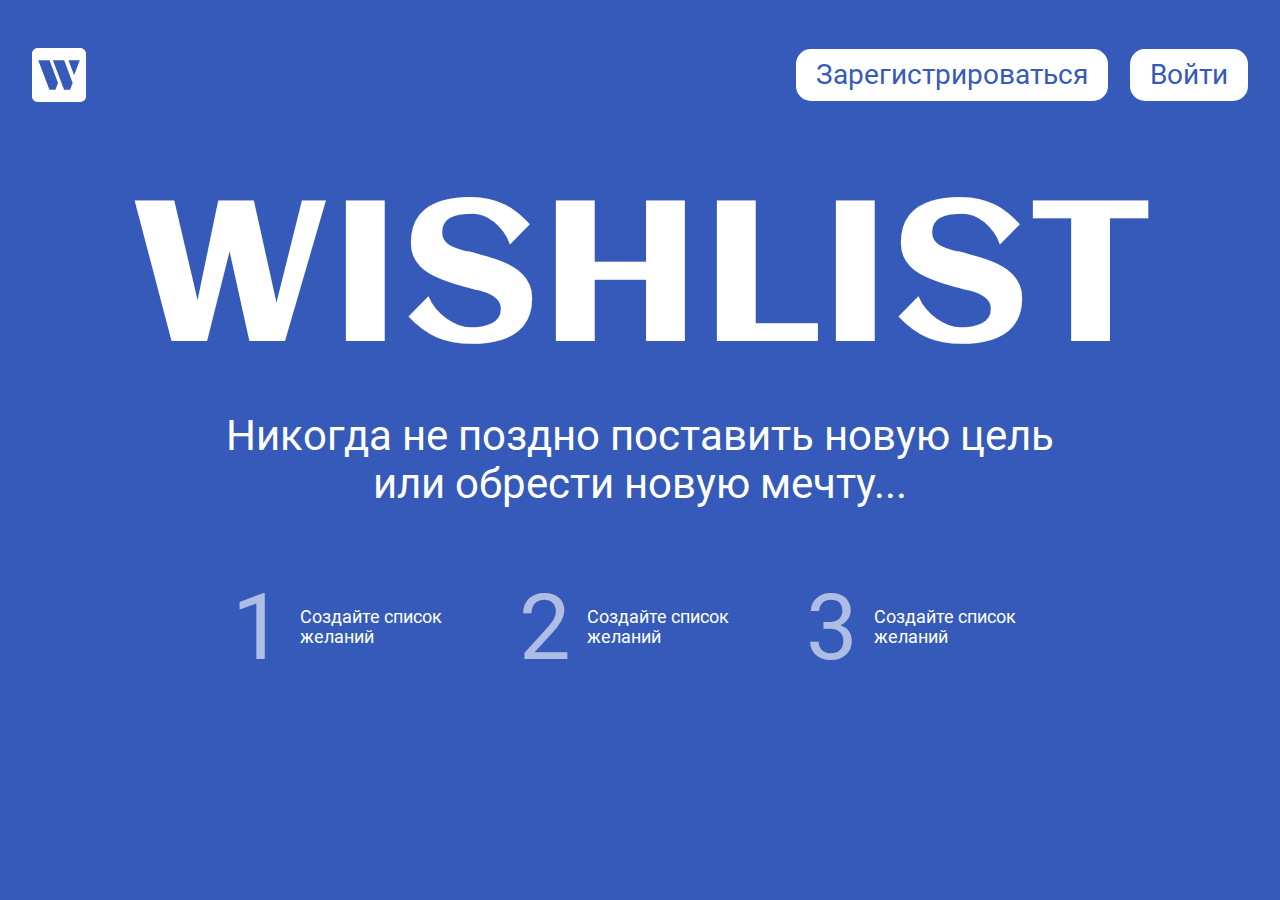
<file: index.html>
<!DOCTYPE html>
<html lang="ru">
  <head>
    <meta charset="UTF-8" />
    <meta http-equiv="X-UA-Compatible" content="IE=edge" />
    <meta name="viewport" content="width=device-width, initial-scale=1.0" />
    <title>WhishList - список моих желаний</title>

    <link rel="stylesheet" href="style/index.css" />

    <script src="scripts/director.min.js" defer></script>
    <script src="scripts/index.js" type="module"></script>
  </head>
  <body class="body">
    <header class="header">
      <div class="container header__container">
        <a href="/"
          ><img
            class="header__logo"
            src="img/logo.svg"
            alt="логотип сервиса wishlist в виде буквы W"
        /></a>
        <nav class="header__nav nav"></nav>
      </div>
    </header>

    <main class="app"></main>
  </body>
</html>
</file>
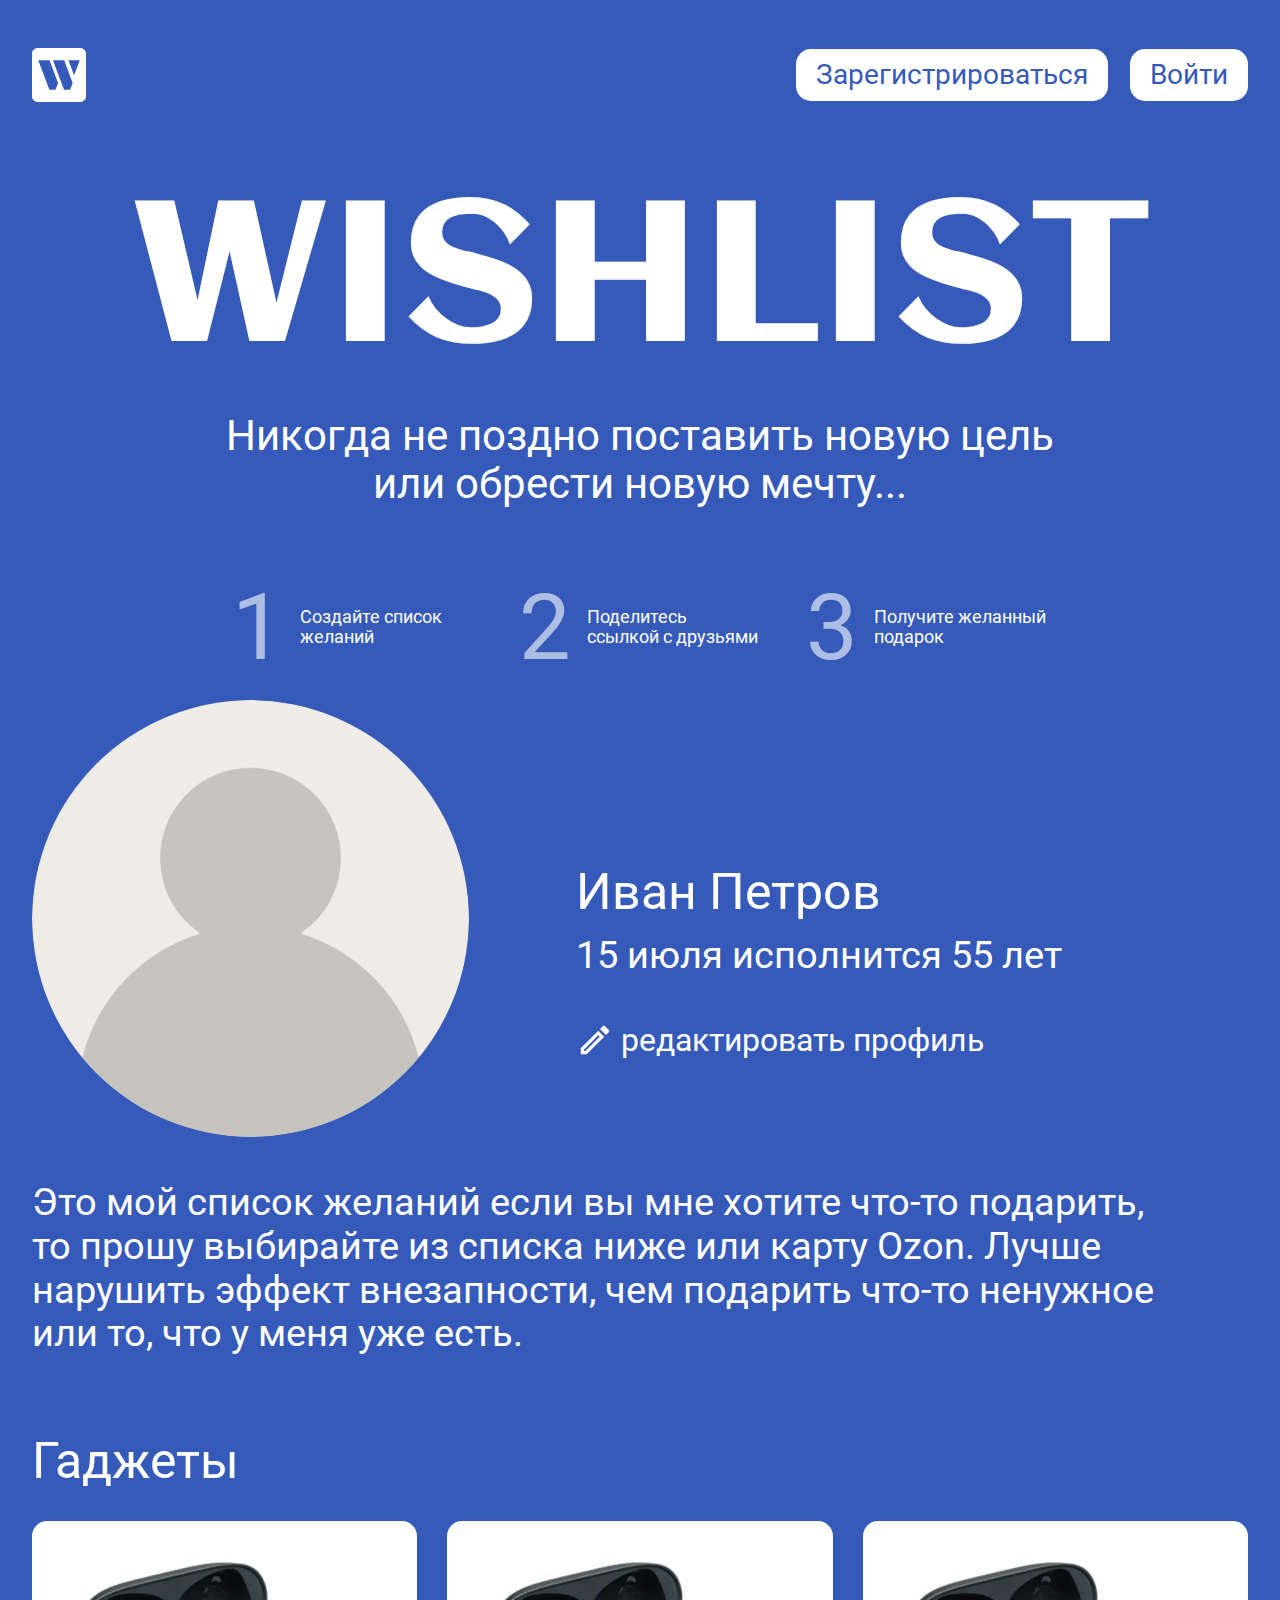
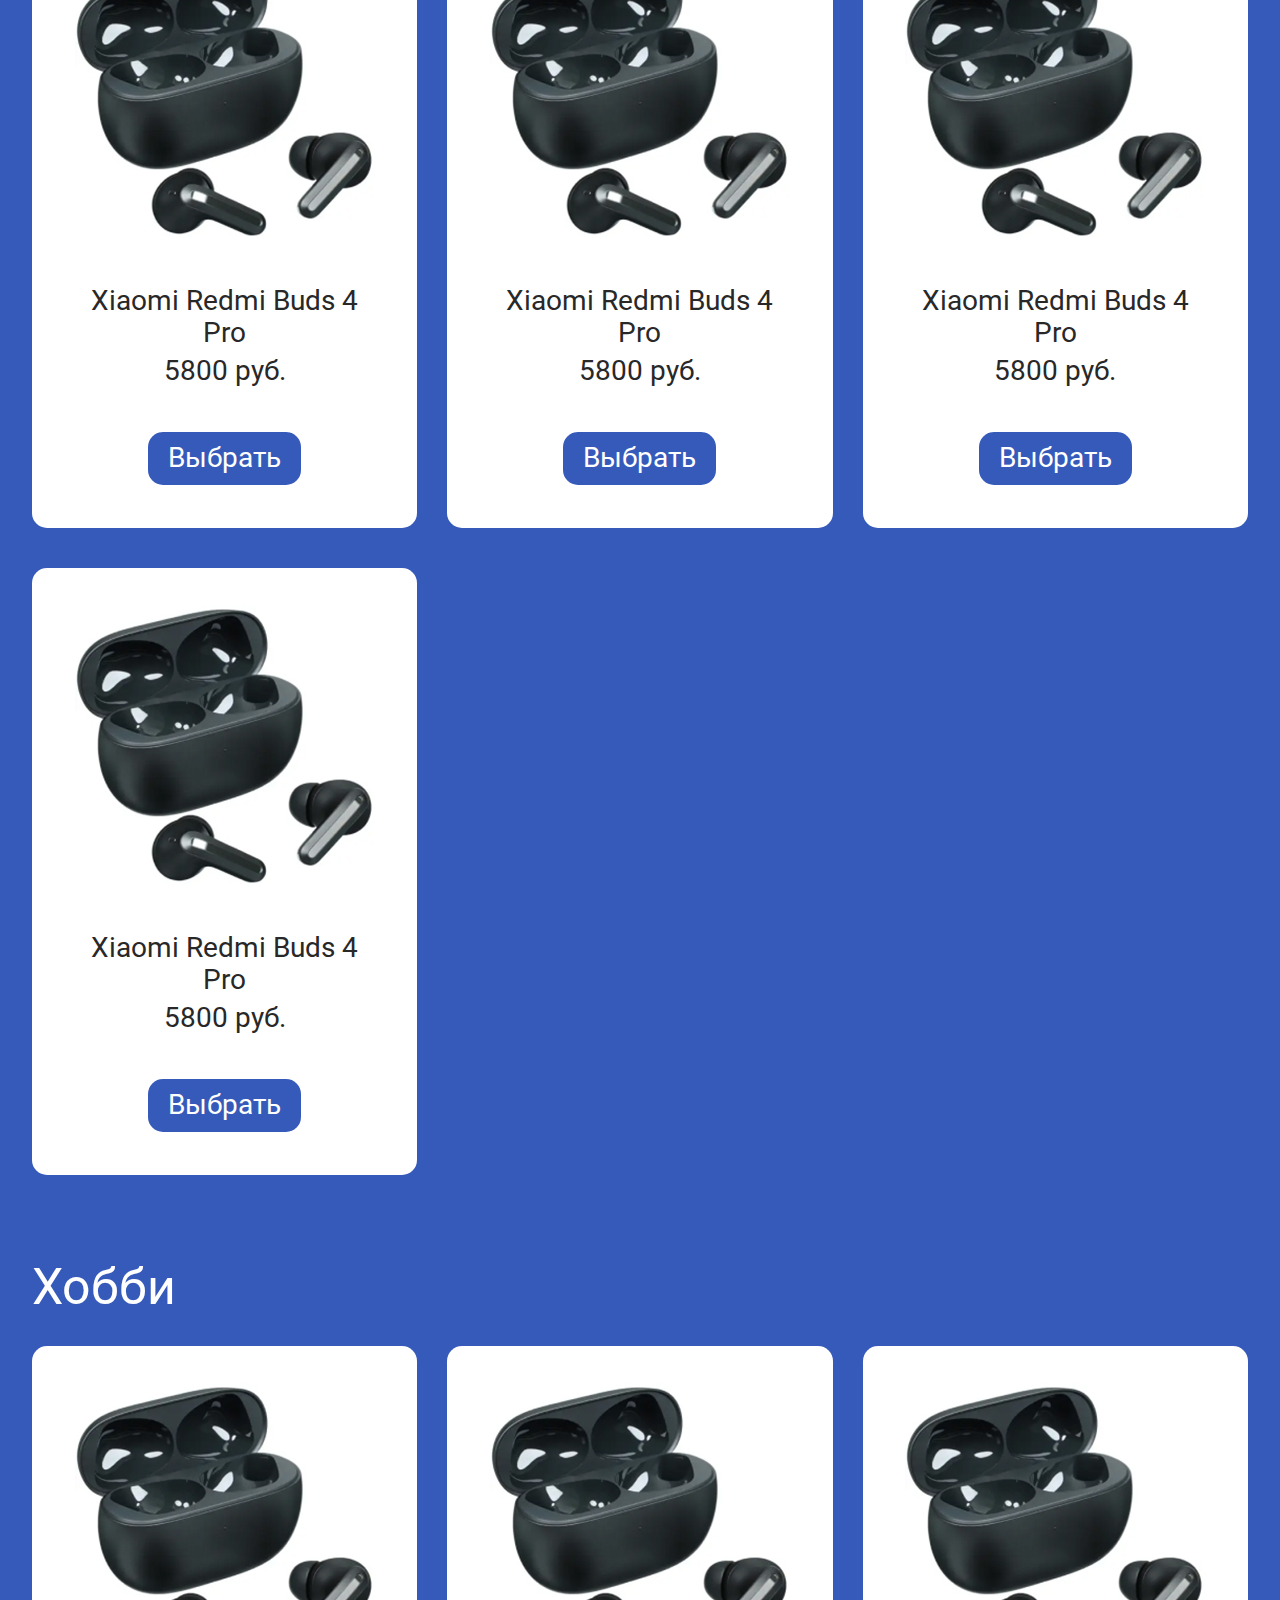
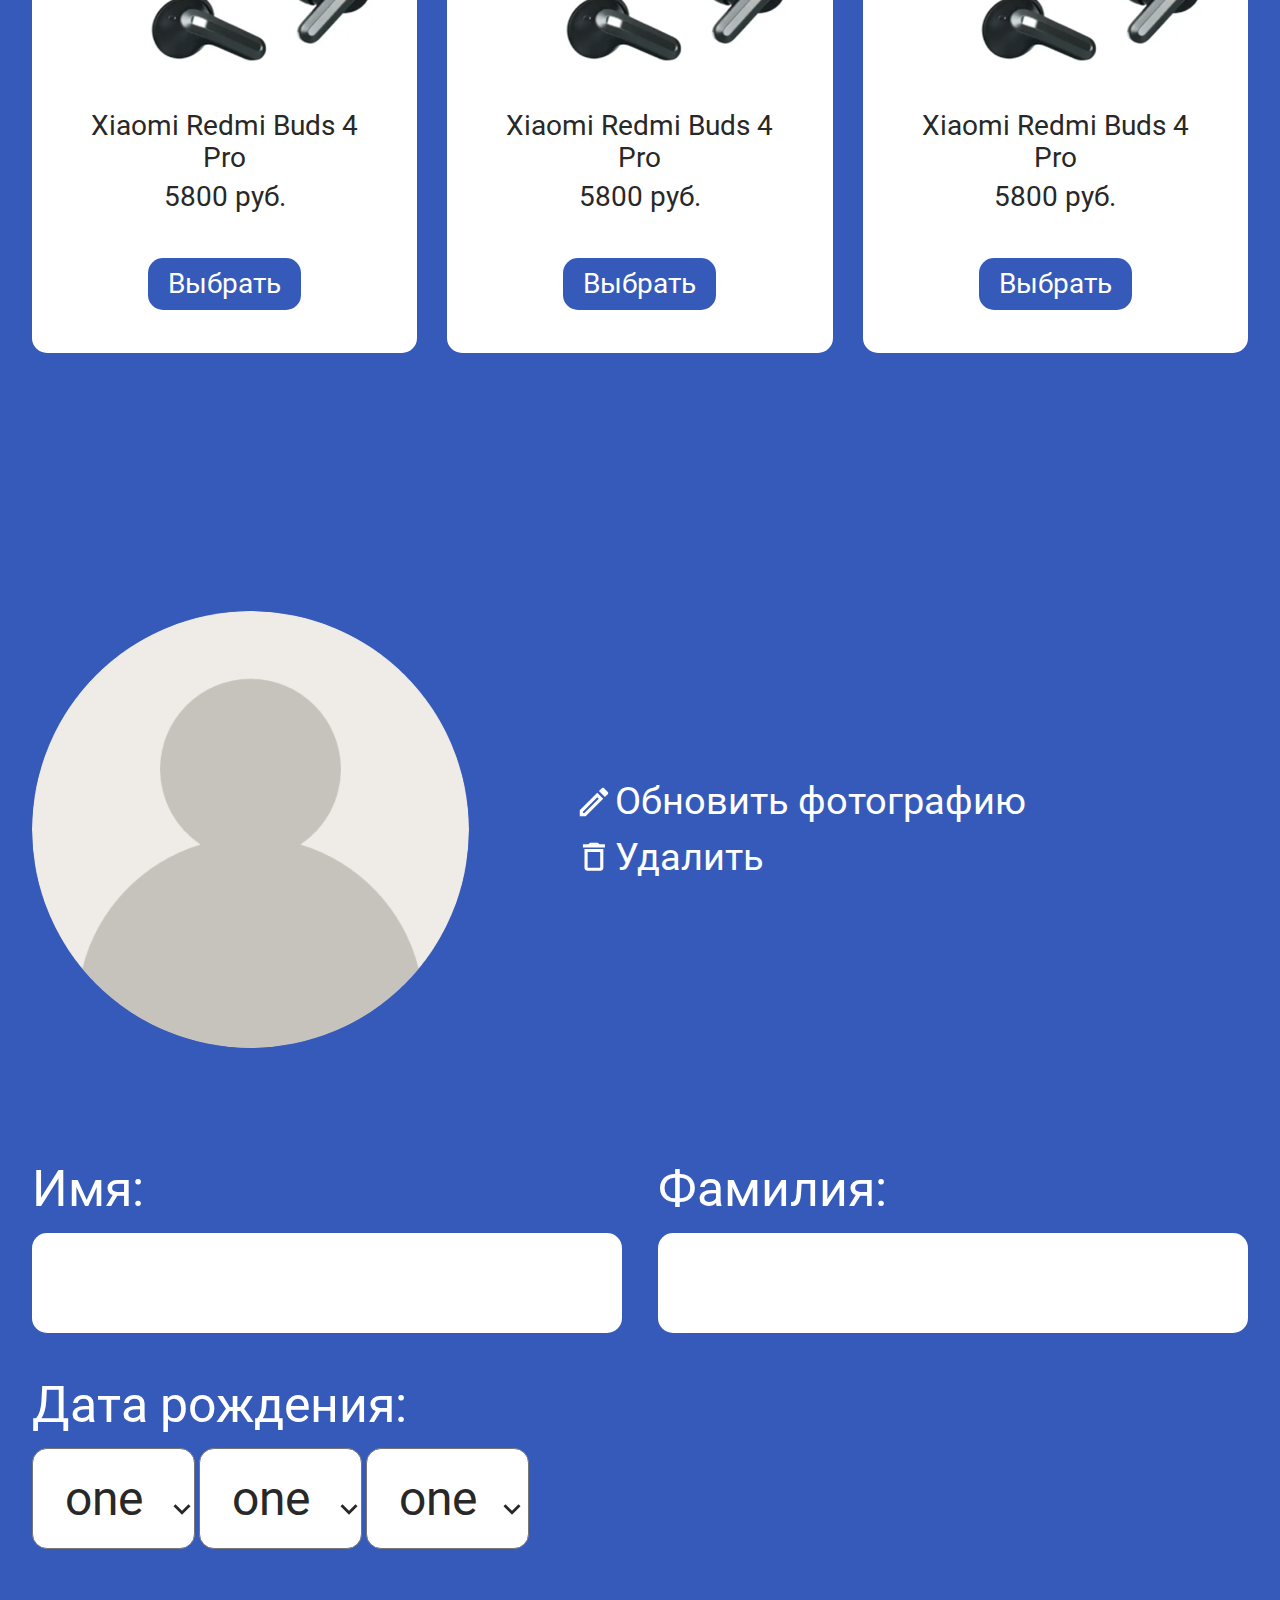
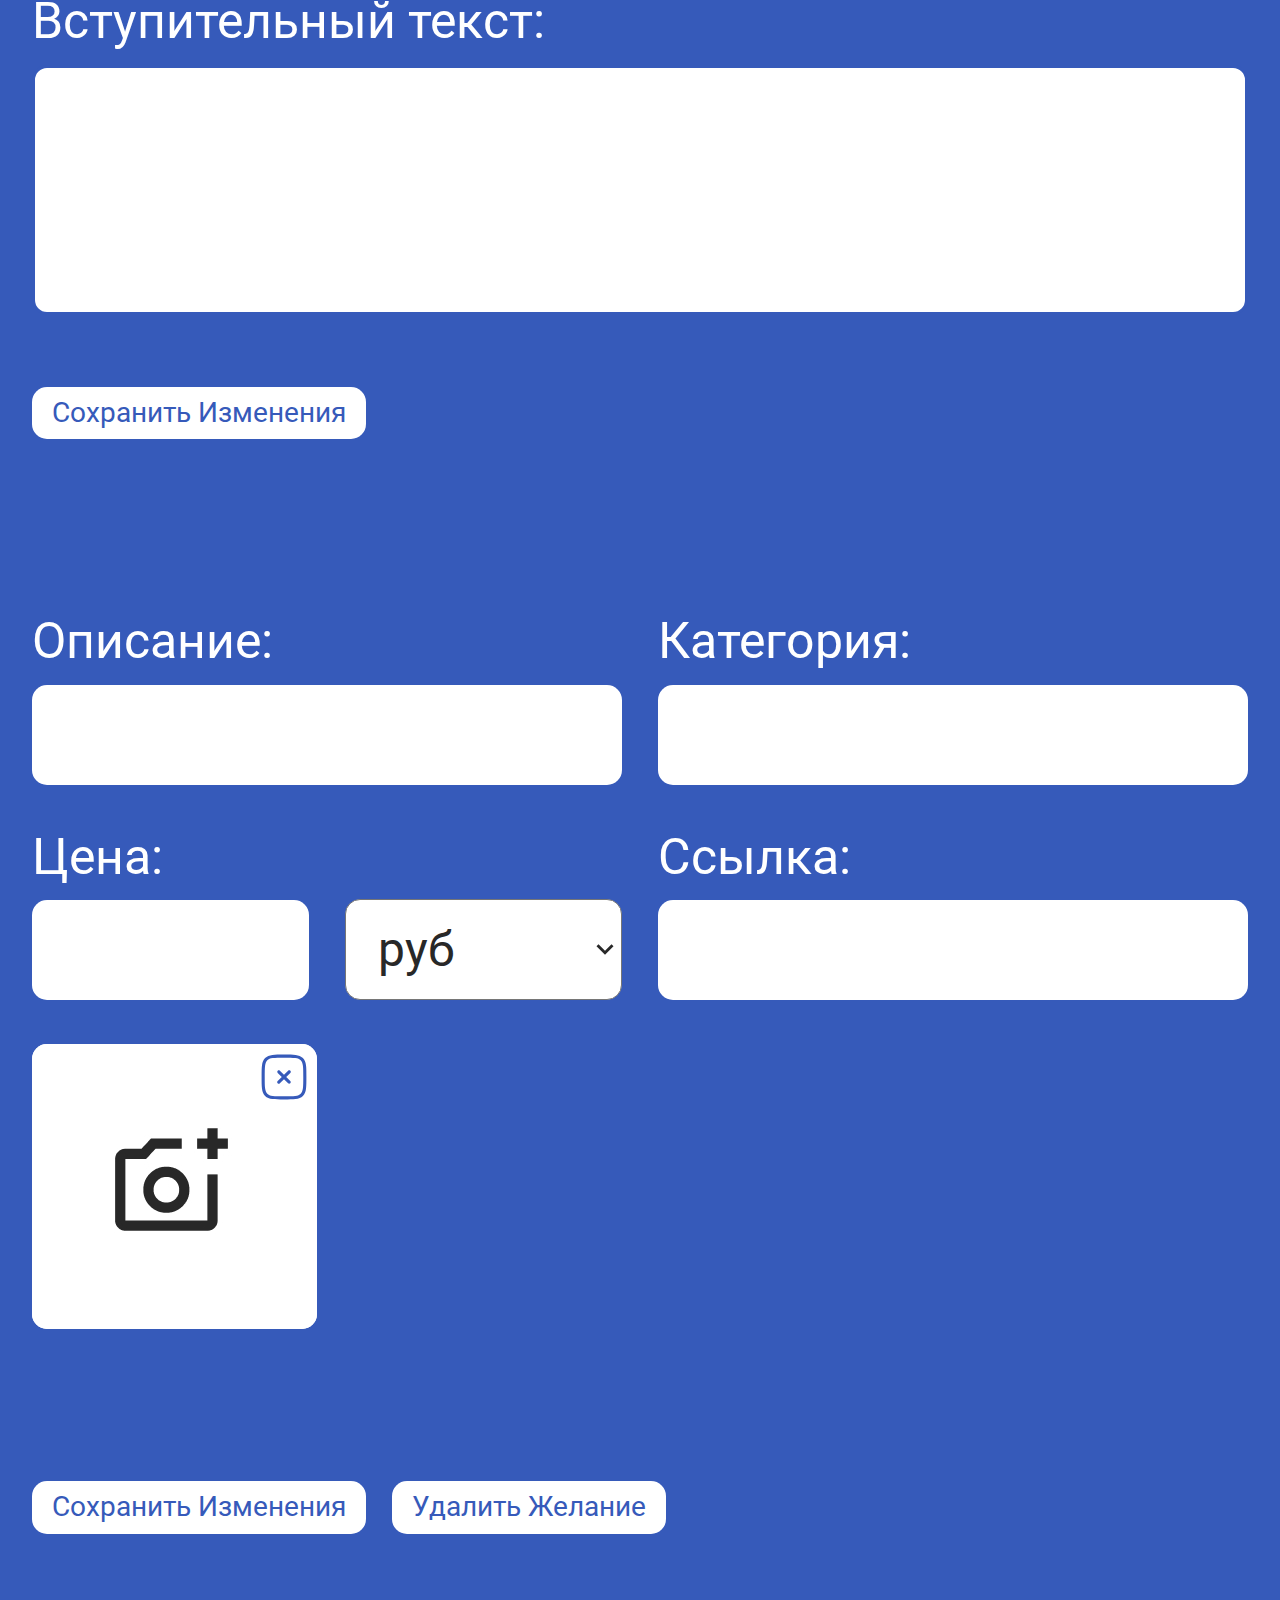
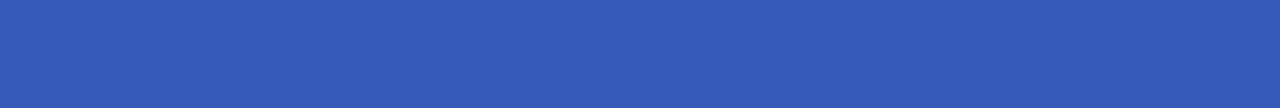
<file: index copy.html>
<!DOCTYPE html>
<html lang="ru">
  <head>
    <meta charset="UTF-8" />
    <meta http-equiv="X-UA-Compatible" content="IE=edge" />
    <meta name="viewport" content="width=device-width, initial-scale=1.0" />
    <title>WhishList - список моих желаний</title>

    <link rel="stylesheet" href="style/index.css" />
  </head>
  <body class="body">
    <header class="header">
      <div class="container header__container">
        <img
          class="header__logo"
          src="img/logo.svg"
          alt="логотип сервиса wishlist в виде буквы W"
        />
        <nav class="header__nav nav">
          <button class="nav__btn btn">Зарегистрироваться</button>
          <button class="nav__btn btn">Войти</button>
        </nav>

        <button class="header__burger burger">
          <span class="burger__line"></span>
        </button>
      </div>
    </header>

    <main class="app">
      <section class="hero">
        <div class="container hero__container">
          <h1 class="hero__title"><span>Wish</span><span>List</span></h1>

          <p class="hero__description">
            Никогда не&nbsp;поздно поставить новую цель или обрести новую
            мечту...
          </p>

          <ol class="hero__steps steps">
            <li class="steps__item">Создайте список желаний</li>
            <li class="steps__item">Поделитесь ссылкой с&nbsp;друзьями</li>
            <li class="steps__item">Получите желанный подарок</li>
          </ol>
        </div>
      </section>

      <section class="wishlist">
        <div class="container">
          <div class="wishlist__profile profile">
            <img
              src="img/avatar.png"
              alt="фото Иван Петров"
              class="profile__avatar"
            />

            <div class="profile__content">
              <h2 class="profile__fullname">Иван Петров</h2>

              <p class="profile__birthday">15 июля исполнится 55 лет</p>

              <button class="profile__edit">
                <svg
                  class="profile__edit-icon"
                  width="38"
                  height="38"
                  viewBox="0 0 38 38"
                  fill="none"
                  xmlns="http://www.w3.org/2000/svg"
                >
                  <path
                    d="M4.75 33.25H10.6875L28.1992 15.7384L22.2617 9.80086L4.75 27.3125V33.25ZM7.91667 28.6267L22.2617 14.2817L23.7183 15.7384L9.37333 30.0834H7.91667V28.6267ZM29.0858 5.20919C28.9394 5.06241 28.7654 4.94596 28.5738 4.86651C28.3823 4.78705 28.177 4.74615 27.9696 4.74615C27.7622 4.74615 27.5569 4.78705 27.3653 4.86651C27.1738 4.94596 26.9998 5.06241 26.8533 5.20919L23.9558 8.10669L29.8933 14.0442L32.7908 11.1467C32.9376 11.0002 33.0541 10.8262 33.1335 10.6347C33.213 10.4431 33.2539 10.2378 33.2539 10.0304C33.2539 9.82307 33.213 9.61774 33.1335 9.4262C33.0541 9.23466 32.9376 9.06067 32.7908 8.91419L29.0858 5.20919Z"
                    fill="white"
                  />
                </svg>
                редактировать профиль
              </button>
            </div>
          </div>

          <p class="wishlist__description">
            Это мой список желаний если вы&nbsp;мне хотите что-то подарить,
            то&nbsp;прошу выбирайте из&nbsp;списка ниже или карту Ozon. Лучше
            нарушить эффект внезапности, чем подарить что-то ненужное
            или&nbsp;то, что у&nbsp;меня уже есть.
          </p>

          <ul class="wishlist__categories categories">
            <li class="categories__item">
              <h3 class="categories__title">Гаджеты</h3>

              <ul class="wishlist__items">
                <li class="item">
                  <img
                    src="img/buds.jpg"
                    alt="Xiaomi Redmi Buds 4 Pro"
                    class="item__image"
                  />
                  <h4 class="item__title">Xiaomi Redmi Buds 4 Pro</h4>
                  <p class="item__price">5800 руб.</p>
                  <button class="item__btn btn btn_castling">Выбрать</button>
                </li>
                <li class="item">
                  <img
                    src="img/buds.jpg"
                    alt="Xiaomi Redmi Buds 4 Pro"
                    class="item__image"
                  />
                  <h4 class="item__title">Xiaomi Redmi Buds 4 Pro</h4>
                  <p class="item__price">5800 руб.</p>
                  <button class="item__btn btn btn_castling">Выбрать</button>
                </li>
                <li class="item">
                  <img
                    src="img/buds.jpg"
                    alt="Xiaomi Redmi Buds 4 Pro"
                    class="item__image"
                  />
                  <h4 class="item__title">Xiaomi Redmi Buds 4 Pro</h4>
                  <p class="item__price">5800 руб.</p>
                  <button class="item__btn btn btn_castling">Выбрать</button>
                </li>
                <li class="item">
                  <img
                    src="img/buds.jpg"
                    alt="Xiaomi Redmi Buds 4 Pro"
                    class="item__image"
                  />
                  <h4 class="item__title">Xiaomi Redmi Buds 4 Pro</h4>
                  <p class="item__price">5800 руб.</p>
                  <button class="item__btn btn btn_castling">Выбрать</button>
                </li>
              </ul>
            </li>
            <li class="categories__item">
              <h3 class="categories__title">Хобби</h3>

              <ul class="wishlist__items">
                <li class="item">
                  <img
                    src="img/buds.jpg"
                    alt="Xiaomi Redmi Buds 4 Pro"
                    class="item__image"
                  />
                  <h4 class="item__title">Xiaomi Redmi Buds 4 Pro</h4>
                  <p class="item__price">5800 руб.</p>
                  <button class="item__btn btn btn_castling">Выбрать</button>
                </li>
                <li class="item">
                  <img
                    src="img/buds.jpg"
                    alt="Xiaomi Redmi Buds 4 Pro"
                    class="item__image"
                  />
                  <h4 class="item__title">Xiaomi Redmi Buds 4 Pro</h4>
                  <p class="item__price">5800 руб.</p>
                  <button class="item__btn btn btn_castling">Выбрать</button>
                </li>
                <li class="item">
                  <img
                    src="img/buds.jpg"
                    alt="Xiaomi Redmi Buds 4 Pro"
                    class="item__image"
                  />
                  <h4 class="item__title">Xiaomi Redmi Buds 4 Pro</h4>
                  <p class="item__price">5800 руб.</p>
                  <button class="item__btn btn btn_castling">Выбрать</button>
                </li>
              </ul>
            </li>
          </ul>
        </div>
      </section>

      <section class="edit edit_profile">
        <div class="container">
          <form class="edit__form">
            <fieldset class="edit__avatar">
              <img src="img/avatar.png" alt="" class="edit__avatar-image" />

              <div class="edit__avatar-load">
                <label for="avatar-load" class="edit__label-avatar">
                  <svg
                    class="edit__icon-avatar"
                    width="38"
                    height="38"
                    viewBox="0 0 38 38"
                    fill="none"
                    xmlns="http://www.w3.org/2000/svg"
                  >
                    <path
                      d="M4.75 33.25H10.6875L28.1992 15.7384L22.2617 9.80086L4.75 27.3125V33.25ZM7.91667 28.6267L22.2617 14.2817L23.7183 15.7384L9.37333 30.0834H7.91667V28.6267ZM29.0858 5.20919C28.9394 5.06241 28.7654 4.94596 28.5738 4.86651C28.3823 4.78705 28.177 4.74615 27.9696 4.74615C27.7622 4.74615 27.5569 4.78705 27.3653 4.86651C27.1738 4.94596 26.9998 5.06241 26.8533 5.20919L23.9558 8.10669L29.8933 14.0442L32.7908 11.1467C32.9376 11.0002 33.0541 10.8262 33.1335 10.6347C33.213 10.4431 33.2539 10.2378 33.2539 10.0304C33.2539 9.82307 33.213 9.61774 33.1335 9.4262C33.0541 9.23466 32.9376 9.06067 32.7908 8.91419L29.0858 5.20919Z"
                      fill="white"
                    />
                  </svg>
                  Обновить фотографию
                </label>
                <input
                  type="file"
                  accept="image/jpeg, image/png"
                  class="edit__input-file edit__input-file_avatar"
                />

                <button class="edit__avatar-delete">
                  <svg
                    class="edit__icon-avatar"
                    width="38"
                    height="38"
                    viewBox="0 0 38 38"
                    fill="none"
                    xmlns="http://www.w3.org/2000/svg"
                  >
                    <path
                      d="M9.48842 29.6389C9.48842 31.35 10.9027 32.75 12.6313 32.75H25.2027C26.9313 32.75 28.3456 31.35 28.3456 29.6389V10.9722H9.48842V29.6389ZM12.6313 14.0833H25.2027V29.6389H12.6313V14.0833ZM24.417 6.30556L22.8456 4.75H14.9884L13.417 6.30556H7.91699V9.41667H29.917V6.30556H24.417Z"
                      fill="white"
                    />
                  </svg>
                  Удалить
                </button>
              </div>
            </fieldset>

            <fieldset class="edit__name">
              <label class="edit__label">
                <span class="edit__label-text">Имя:</span>
                <input type="text" class="edit__input" name="name"
              /></label>

              <label class="edit__label">
                <span class="edit__label-text">Фамилия:</span>
                <input type="text" class="edit__input" name="surname" />
              </label>
            </fieldset>

            <fieldset class="edit__birthdate">
              <legend class="edit__label-text">Дата рождения:</legend>

              <div class="edit__birthday-wrapper">
                <label class="edit__label edit__label_select">
                  <select type="text" class="edit__select" name="day">
                    <option value="1">one</option>
                    <option value="2">two</option>
                  </select>
                </label>

                <label class="edit__label edit__label_select">
                  <select type="text" class="edit__select" name="month">
                    <option value="1">one</option>
                    <option value="2">two</option>
                  </select>
                </label>

                <label class="edit__label edit__label_select">
                  <select type="text" class="edit__select" name="year">
                    <option value="1">one</option>
                    <option value="2">two</option>
                  </select>
                </label>
              </div>
            </fieldset>

            <fieldset class="edit__description">
              <label class="edit__label-text" for="description"
                >Вступительный текст:</label
              >
              <textarea
                class="edit__description-input"
                name="description"
              ></textarea>
            </fieldset>
            <button class="edit__submit-btn btn">Сохранить изменения</button>
          </form>
        </div>
      </section>

      <section class="edit edit_wish">
        <div class="container">
          <form class="edit__form">
            <fieldset class="edit__wish">
              <label class="edit__label">
                <span class="edit__label-text">Описание:</span>
                <input type="text" class="edit__input" name="title"
              /></label>

              <label class="edit__label">
                <span class="edit__label-text">Категория:</span>
                <input type="text" class="edit__input" name="category" />
              </label>

              <div class="edit__wish-price">
                <label class="edit__label edit__label_price">
                  <span class="edit__label-text">Цена:</span>
                  <input type="text" class="edit__input" name="price"
                /></label>
                <label class="edit__label edit__label_select edit__label_price">
                  <select
                    name="currency"
                    class="edit__select edit__select_currency"
                  >
                    <option value="rub">руб</option>
                  </select>
                </label>
              </div>

              <label class="edit__label">
                <span class="edit__label-text">Ссылка:</span>
                <input type="text" class="edit__input" name="link" />
              </label>
            </fieldset>

            <fieldset class="edit__wish-photo">
              <label class="edit__label-photo">
                <img src="img/no-photo.jpg" alt="" class="edit__wish-image" />
                <input
                  class="edit__input-file edit__input-file_wish"
                  type="file"
                  accept="image/jpeg, image/png"
                />
              </label>
              <button class="edit__wish-delete">
                <svg
                  width="50"
                  height="50"
                  viewBox="0 0 50 50"
                  fill="none"
                  xmlns="http://www.w3.org/2000/svg"
                >
                  <path
                    d="M20.8961 18.6875C20.5999 18.4115 20.2081 18.2612 19.8033 18.2684C19.3985 18.2755 19.0123 18.4395 18.726 18.7258C18.4398 19.0121 18.2758 19.3983 18.2686 19.8031C18.2615 20.2079 18.4117 20.5996 18.6877 20.8958L22.7919 25L18.6877 29.1042C18.5342 29.2472 18.4111 29.4197 18.3257 29.6114C18.2403 29.803 18.1944 30.0099 18.1907 30.2197C18.187 30.4295 18.2256 30.6379 18.3042 30.8325C18.3827 31.027 18.4997 31.2038 18.6481 31.3522C18.7964 31.5005 18.9732 31.6175 19.1677 31.6961C19.3623 31.7747 19.5707 31.8133 19.7805 31.8096C19.9903 31.8059 20.1972 31.7599 20.3889 31.6745C20.5805 31.5891 20.753 31.466 20.8961 31.3125L25.0002 27.2083L29.1044 31.3125C29.4006 31.5885 29.7924 31.7388 30.1972 31.7316C30.602 31.7245 30.9882 31.5605 31.2745 31.2742C31.5607 30.9879 31.7247 30.6017 31.7319 30.1969C31.739 29.7921 31.5887 29.4004 31.3127 29.1042L27.2086 25L31.3127 20.8958C31.4663 20.7528 31.5894 20.5803 31.6748 20.3886C31.7602 20.197 31.8061 19.99 31.8098 19.7802C31.8135 19.5705 31.7749 19.3621 31.6963 19.1675C31.6177 18.9729 31.5008 18.7962 31.3524 18.6478C31.204 18.4995 31.0273 18.3825 30.8327 18.3039C30.6382 18.2253 30.4298 18.1867 30.22 18.1904C30.0102 18.1941 29.8033 18.2401 29.6116 18.3255C29.42 18.4109 29.2475 18.534 29.1044 18.6875L25.0002 22.7917L20.8961 18.6875Z"
                    fill="#365ABA"
                  />
                  <path
                    fill-rule="evenodd"
                    clip-rule="evenodd"
                    d="M25.1191 2.60419H24.8816C20.0712 2.60419 16.3024 2.60419 13.3607 3.00002C10.3524 3.40419 7.97741 4.25002 6.11283 6.11252C4.24824 7.9771 3.40449 10.3521 3.00033 13.3625C2.60449 16.3021 2.60449 20.0709 2.60449 24.8813V25.1188C2.60449 29.9292 2.60449 33.6979 3.00033 36.6396C3.40449 39.6479 4.25033 42.0229 6.11283 43.8875C7.97741 45.7521 10.3524 46.5959 13.3628 47C16.3024 47.3959 20.0712 47.3959 24.8816 47.3959H25.1191C29.9295 47.3959 33.6982 47.3959 36.6399 47C39.6482 46.5959 42.0232 45.75 43.8878 43.8875C45.7524 42.0229 46.5962 39.6479 47.0003 36.6375C47.3962 33.6979 47.3962 29.9292 47.3962 25.1188V24.8813C47.3962 20.0709 47.3962 16.3021 47.0003 13.3604C46.5962 10.3521 45.7503 7.9771 43.8878 6.11252C42.0232 4.24794 39.6482 3.40419 36.6378 3.00002C33.6982 2.60419 29.9295 2.60419 25.1191 2.60419ZM8.32324 8.32294C9.51074 7.13544 11.1149 6.45419 13.7795 6.09585C16.4878 5.73335 20.0462 5.72919 25.0003 5.72919C29.9545 5.72919 33.5128 5.73335 36.2212 6.09585C38.8857 6.45419 40.492 7.13752 41.6795 8.32294C42.8649 9.51044 43.5462 11.1146 43.9045 13.7792C44.267 16.4875 44.2712 20.0459 44.2712 25C44.2712 29.9542 44.267 33.5125 43.9045 36.2209C43.5462 38.8854 42.8628 40.4917 41.6774 41.6792C40.4899 42.8646 38.8857 43.5459 36.2212 43.9042C33.5128 44.2667 29.9545 44.2709 25.0003 44.2709C20.0462 44.2709 16.4878 44.2667 13.7795 43.9042C11.1149 43.5459 9.50866 42.8625 8.32116 41.6771C7.13574 40.4896 6.45449 38.8854 6.09616 36.2209C5.73366 33.5125 5.72949 29.9542 5.72949 25C5.72949 20.0459 5.73366 16.4875 6.09616 13.7792C6.45449 11.1146 7.13783 9.51044 8.32324 8.32294Z"
                    fill="#365ABA"
                  />
                </svg>
              </button>
            </fieldset>

            <div class="edit__submit-wrapper">
              <button class="edit__submit-btn btn">Сохранить изменения</button>
              <button class="edit__delete-btn btn">Удалить желание</button>
            </div>
          </form>
        </div>
      </section>
    </main>
  </body>
</html>
</file>
<file: style/index.css>
@import 'normalize.css';
@import 'fonts.css';
@import 'style.css';
@import 'header.css';
@import 'nav.css';
@import 'burger.css';
@import 'hero.css';
@import 'steps.css';
@import 'wishlist.css';
@import 'profile.css';
@import 'categories.css';
@import 'item.css';
@import 'edit.css';
@import 'modal.css';
</file>
